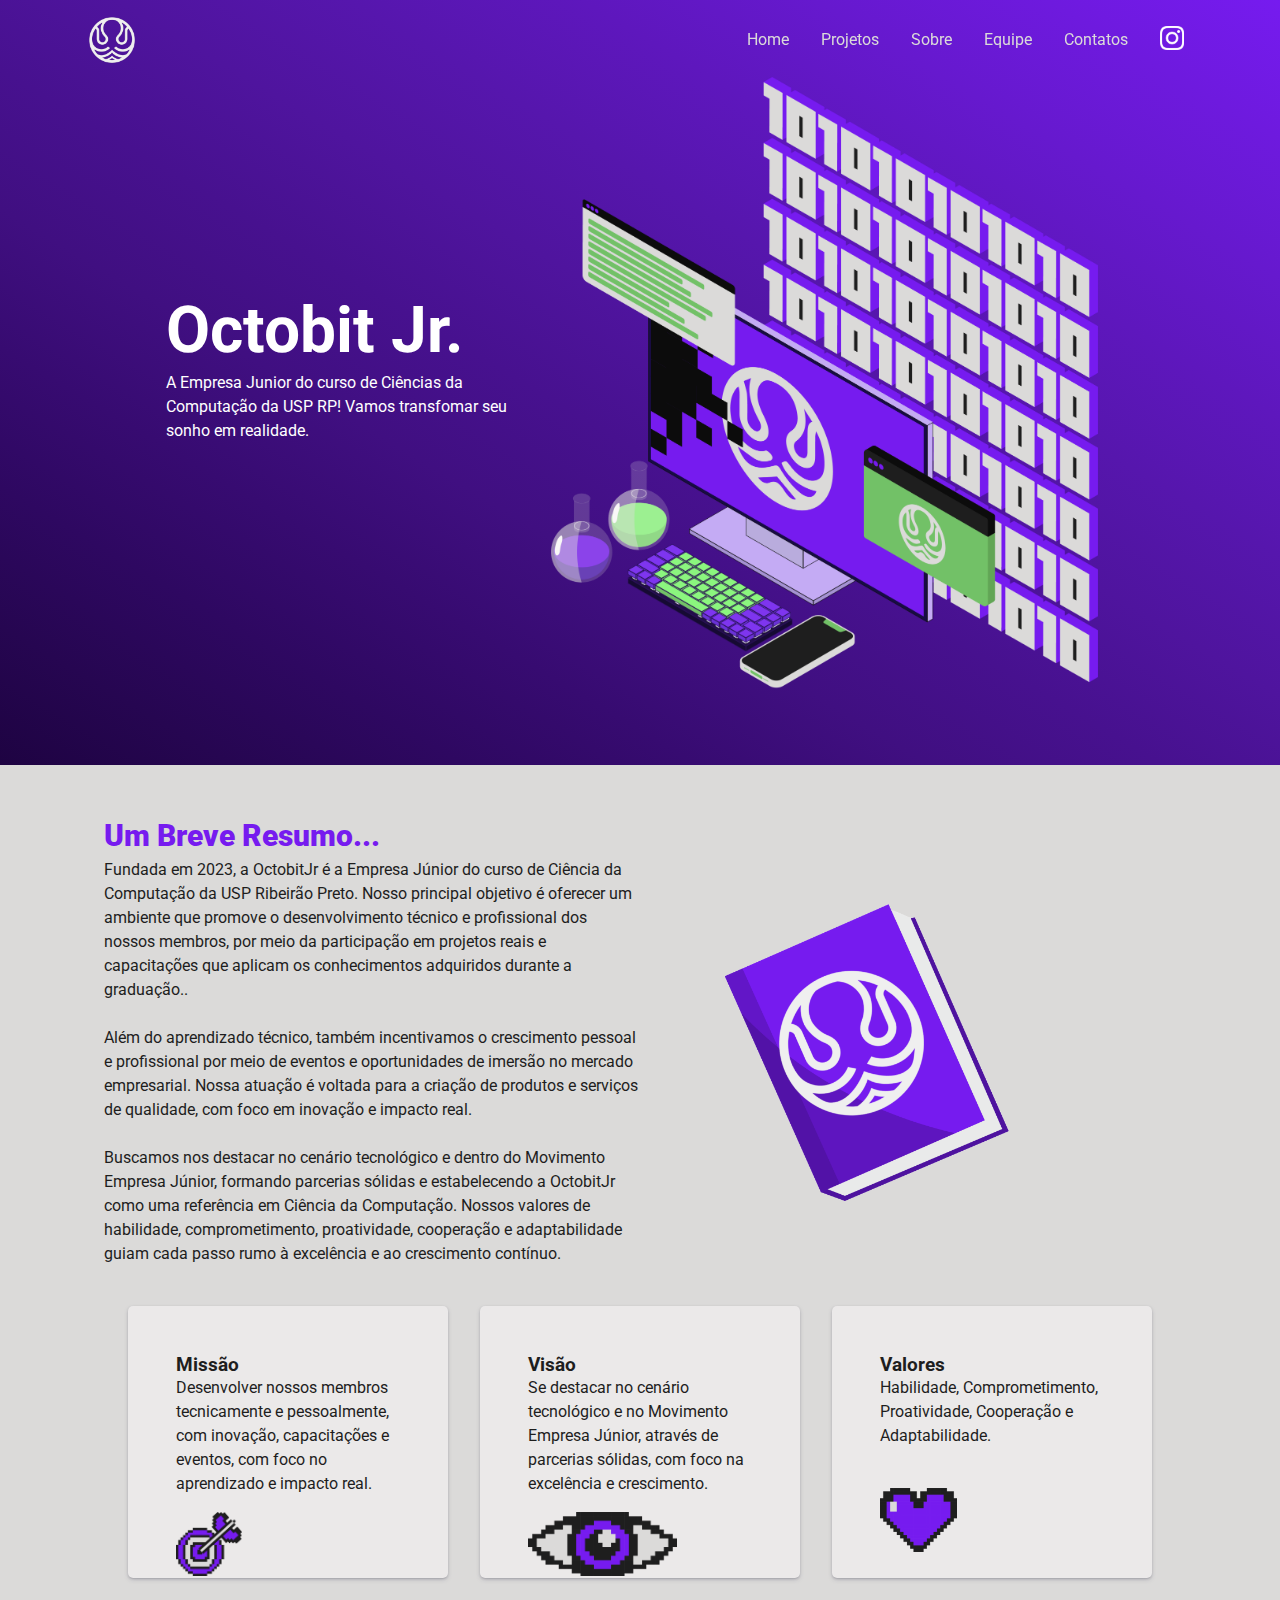
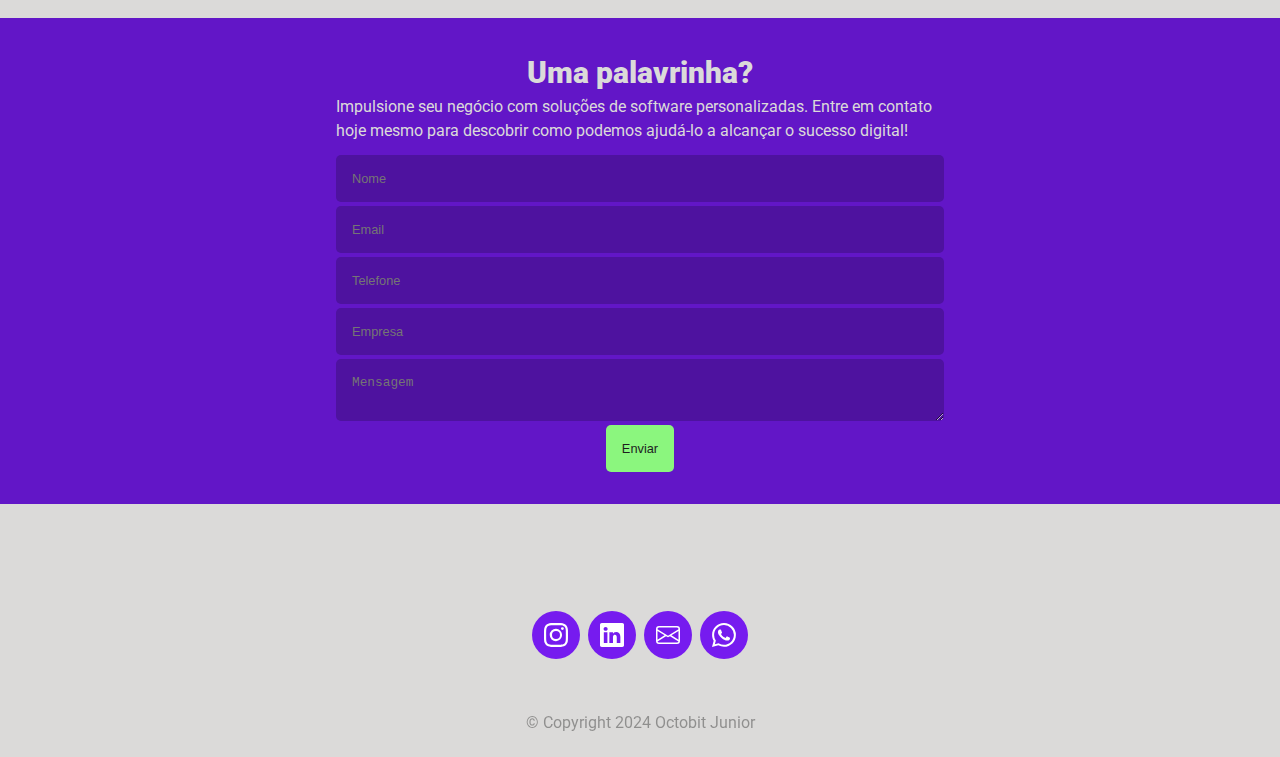
<file: index.html>
<!DOCTYPE html>
<html lang="en">
<head>
    <meta charset="UTF-8">
    <meta name="viewport" content="width=device-width, initial-scale=1.0">
    <title>Octobit Junior Redirect Page</title>
    <meta http-equiv="refresh" content="0; url=https://octobit-jr.github.io/src/">
</head>
<body>
    
</body>
</html>
</file>
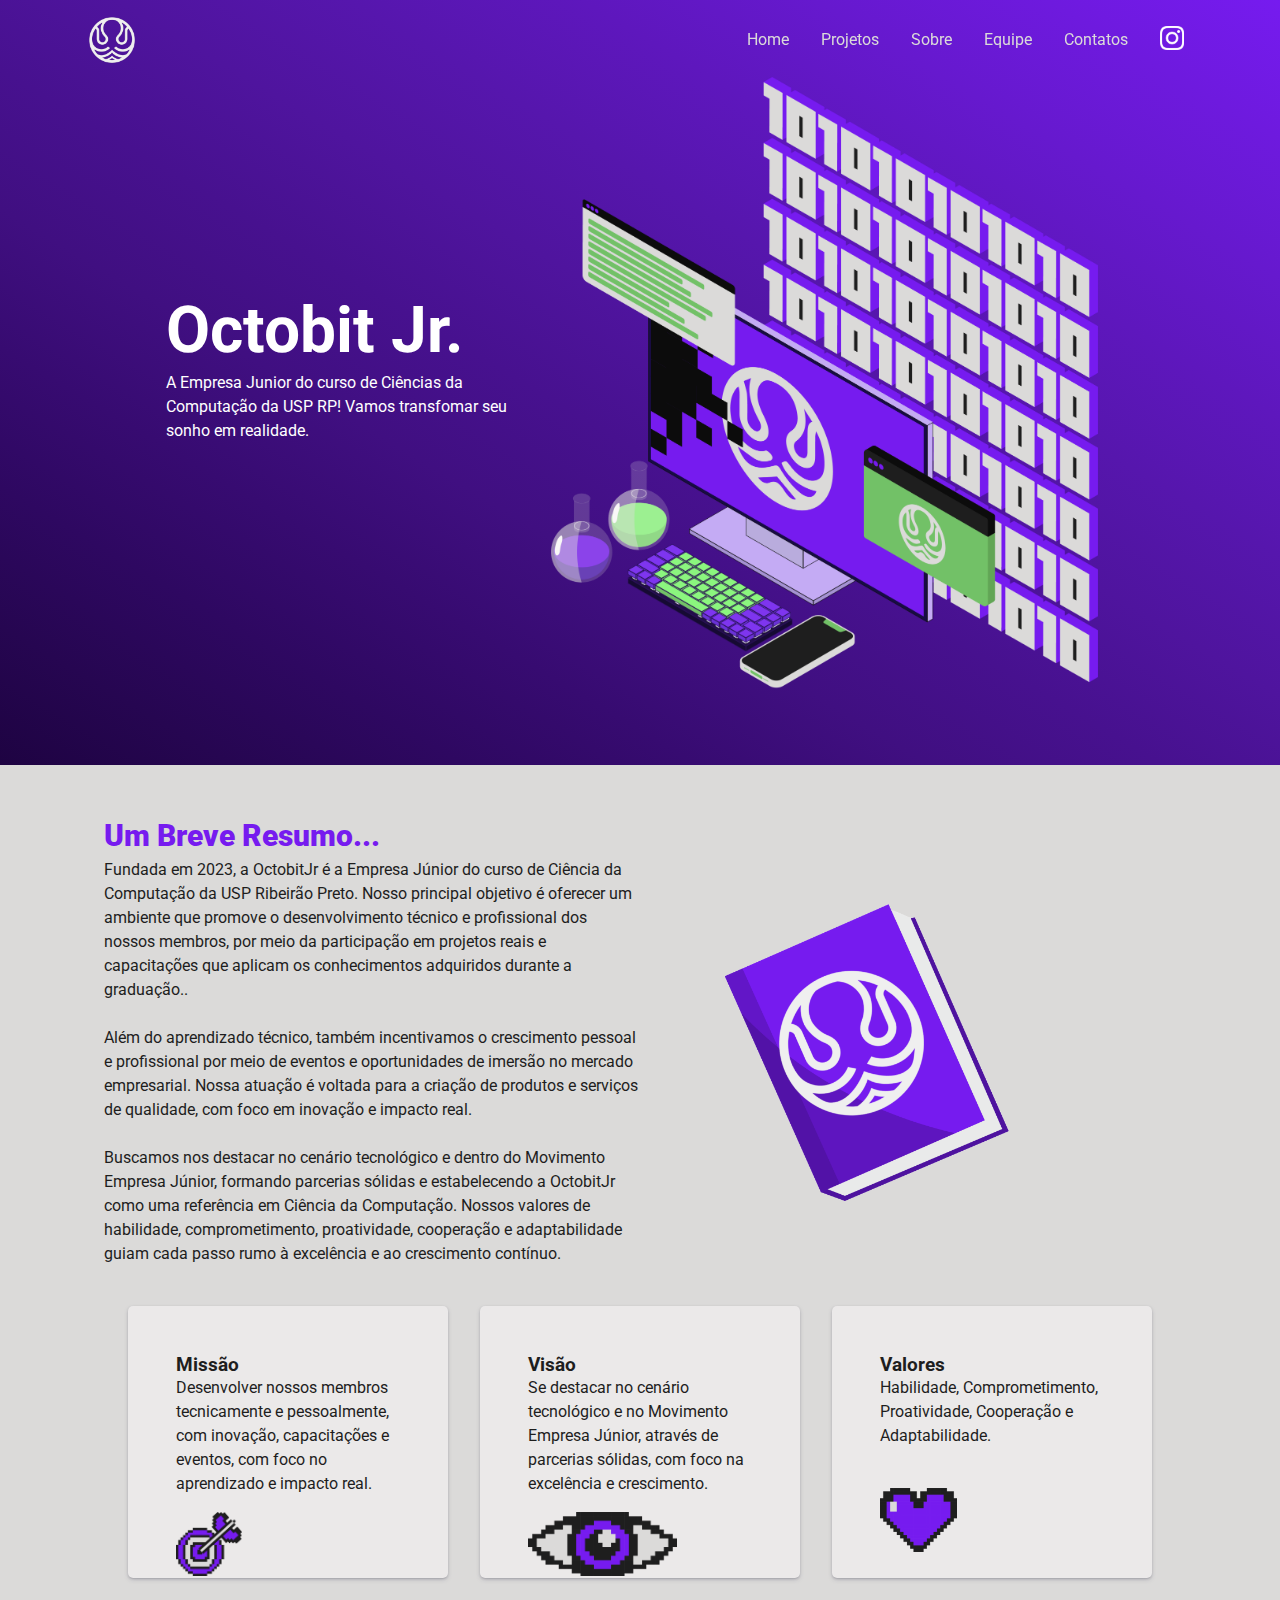
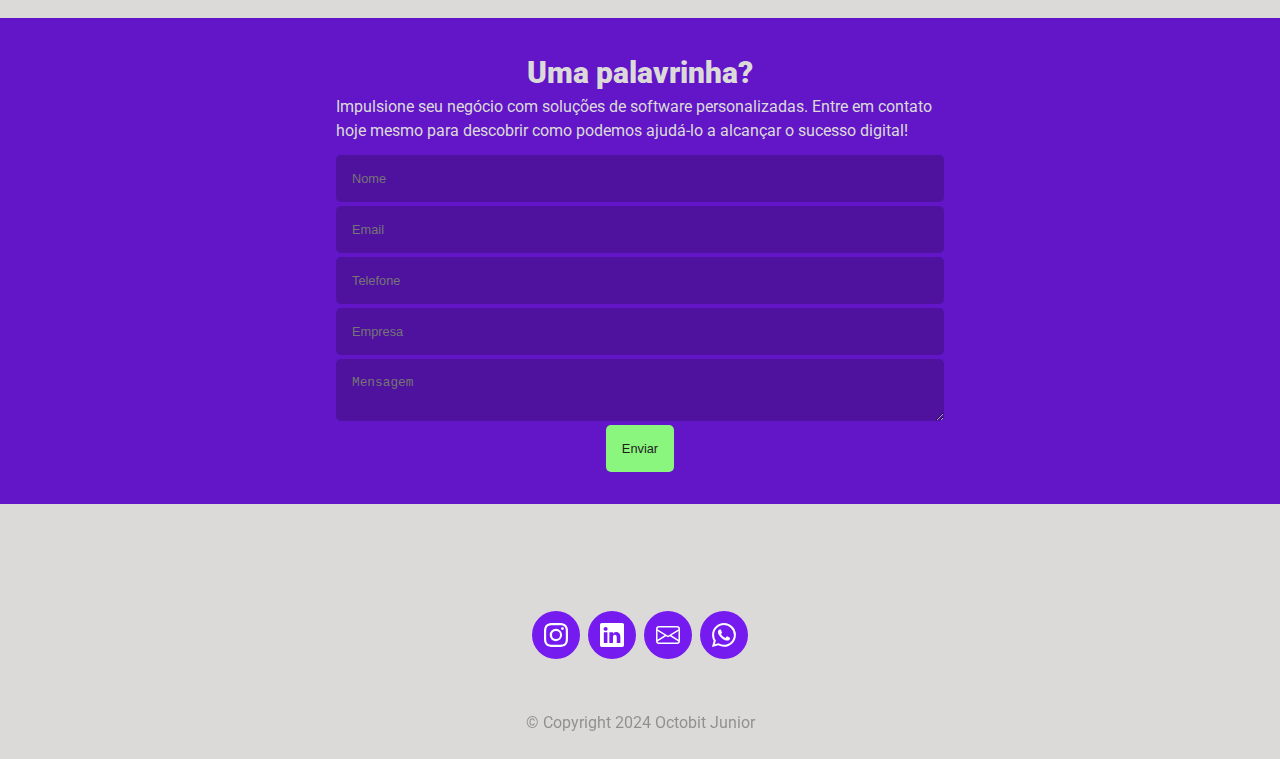
<file: src/index.html>
<!DOCTYPE html>
<html lang="pt-br">
<head>
	<meta charset="UTF-8">
	<meta name="viewport" content="width=device-width, initial-scale=1.0">
	<title>Octobit Jr.</title>

  <link rel="icon" type="image/x-icon" href="./public/favicon/favicon.ico">
  <link rel="stylesheet" href="./styles/styles.css">
</head>
<body>

  <!--Header-->
	<header id="home" class="header">
    
    <!--Navbar-->
    <nav class="header___nav">
      <div class="header___nav___img">
        <a href="#home">
          <img src="./public/octobit_logo-removebg-preview.png" alt="logo octobit junior">
        </a>
      </div>

      <!--Navbar Menu For Desktop-->
      <ul class="header___nav___menu hide-for-mobile">
        <li>
          <a class="text" href="#home">Home</a>
        </li>

        <li>
          <a class="text" href="#projetos">Projetos</a>
        </li>

        <li>
          <a class="text" href="#sobre">Sobre</a>
        </li>

        <li>
          <a class="text" href="equipe.html#equipe">Equipe</a>
        </li>

        <li>
          <a class="text" href="#contatos">Contatos</a>
        </li>
        <li>
          <a href="https://www.instagram.com/octobitjr?igsh=MWp5M2t0bnJlajRyeQ==" target=”_blank”>
            <img src="./public/white-instagam-logo.png" alt="instagram logo link">
          </a>
        </li>
      </ul>

      <!--Hamburger Button-->
      <button class="header___nav___mobile___hamburger hide-for-desktop opened-hamburger">
        <span class="header___nav___mobile___hamburger___line"></span>
        <span class="header___nav___mobile___hamburger___line"></span>
        <span class="header___nav___mobile___hamburger___line"></span>
      </button>

      <!--Navbar Menu For Mobile-->
      <div class="header___nav___mobile-menu hide-for-desktop animate-out">
        <ul class="">
          <li>
            <a class="text" href="#home">Home</a>
          </li>

          <li>
            <a class="text" href="#projetos">Projetos</a>
          </li>

          <li>
            <a class="text" href="#sobre">Sobre</a>
          </li>

          <li>
            <a class="text" href="equipe.html#equipe">Equipe</a>
          </li>

          <li>
            <a class="text" href="#contato">Contato</a>
          </li>
          <li>
            <a href="https://www.instagram.com/octobitjr?igsh=MWp5M2t0bnJlajRyeQ==" target=”_blank”>
              <img src="./public/white-instagam-logo.png" alt="instagram logo link">
            </a>
          </li>
        </ul>
      </div>

    </nav>


    <!--Hero section-->
    <div class="header___hero">
      <section class="header___hero___section">
        <h1 class="header___hero___section___title">Octobit Jr.</h1>
        <p class="header___hero___section___subtitle">
          A Empresa Junior do curso de Ciências da Computação da USP RP!
          Vamos transfomar seu sonho em realidade.
        </p>
      </section>

      <div class="header___hero___img">
        <img src="./public/Isometric Hero Art.png" alt="">
      </div>
    </div>
  </header>

  <!--About-->
  <section id="sobre" class="about">
    <main class="about___main container">
      <!-- <h2 class="about___main___title title">Sobre</h2> -->
      <div class="about___main___container">
        <article class="text about___main___container___article">
          <h3 class="title">
            Um Breve Resumo...
          </h3>
          <p>
            Fundada em 2023, a OctobitJr é a Empresa Júnior do curso de Ciência da Computação da USP Ribeirão Preto. 
            Nosso principal objetivo é oferecer um ambiente que promove o desenvolvimento técnico e profissional dos nossos membros, 
            por meio da participação em projetos reais e capacitações que aplicam os conhecimentos adquiridos durante a graduação.. </br> </br>
          </p>
  
          <p>
            Além do aprendizado técnico, também incentivamos o crescimento pessoal e profissional por meio de eventos e oportunidades 
            de imersão no mercado empresarial. Nossa atuação é voltada para a criação de produtos e serviços de qualidade, 
            com foco em inovação e impacto real.
          </br> </br>
          </p>

          <p>
            Buscamos nos destacar no cenário tecnológico e dentro do Movimento Empresa Júnior, 
            formando parcerias sólidas e estabelecendo a OctobitJr como uma referência em Ciência da Computação. Nossos valores de habilidade, 
            comprometimento, proatividade, cooperação e adaptabilidade guiam cada passo rumo à excelência e ao crescimento contínuo.
          </br></br>
        </p>
        </article>
        <img src="./public/book.png" alt="Logo Octobit Jr">
      </div>

      <div class="about___main___box">
        <article class="about___main___box___article" >
          <h3 class="about___main___box___article___title">Missão</h3>
          <p class="about___main___box___article___text text">
            Desenvolver nossos membros tecnicamente e pessoalmente, com inovação, 
            capacitações e eventos, com foco no aprendizado e impacto real.
          </p>
          <img src="./public/aim_icon_pixel.png" alt="olho de pixel arte com íris rocha">
        </article>
        
        <article class="about___main___box___article">
          
          <h3 class="about___main___box___article___title">Visão</h3>
          <p class="about___main___box___article___text text">
            Se destacar no cenário tecnológico e no Movimento Empresa Júnior, 
            através de parcerias sólidas, com foco na excelência e crescimento.
          </p>
          
          <img src="./public/olho_pixels_art_landing_page_octobit_jr.png" alt="olho de pixel arte com íris rocha">
        </article>
        
        <article class="about___main___box___article">
          <h3 class="about___main___box___article___title">Valores</h3>
          <p class="about___main___box___article___text text">
            Habilidade, Comprometimento, Proatividade, Cooperação e Adaptabilidade.
            <br><br>
          </p>
          <img src="./public/heart_icon_pixels.png" alt="olho de pixel arte com íris rocha">
        </article>
      </div>

    </main>
  </section>

  <!-- Footer -->
  <footer class="">
    <div class="forms">
      <div class="forms___container">
        <div class="forms___container___text">
          <h2 class="forms___container___text___title title">Uma palavrinha?</h2>
          <p class="forms___container___text___paragraph">
            Impulsione seu negócio com soluções de software personalizadas.
            Entre em contato hoje mesmo para descobrir como podemos ajudá-lo a alcançar o sucesso digital!
          </p>
        </div>
  
        <form class="forms___container___form">
          <input id="forms-name" class="forms___container___form___input" type="text" placeholder="Nome">
  
          <input id="forms-email" class="forms___container___form___input" type="email" placeholder="Email">
  
          <input
            id="forms-cellphone"
            class="forms___container___form___input"
            type="tel"
            maxlength="15"
            placeholder="Telefone"
          >
  
          <input id="forms-company" class="forms___container___form___input" type="text" placeholder="Empresa">
  
          <textarea id="forms-message" class="forms___container___form___input" placeholder="Mensagem"></textarea>
          <button id="forms-submit" type="submit">Enviar</button>
        </form>
      </div>
    </div>

    <div class="footer">
      <h2 id="contatos" class="footer___title title">Nossas Redes</h2>
      <p class="footer___paragraph">
        Impulsione seu negócio com soluções de software personalizadas.
        Entre em contato hoje mesmo para descobrir como podemos ajudá-lo a alcançar o sucesso digital!
      </p>
      <ul class="footer___container">
        <li class="footer___container___icon">
            <a class="footer___container___icon___instagram" href="https://www.instagram.com/octobitjr?igsh=MWp5M2t0bnJlajRyeQ==" target=”_blank”>
              <span></span>
            </a>
        </li>
        
        <li class="footer___container___icon">
          <a class="footer___container___icon___linkedin" href="https://www.linkedin.com/company/octobit-empresa-j%C3%BAnior-usp/" target=”_blank”>
            <span></span>
          </a>
        </li>

        <li class="footer___container___icon">
          <a class="footer___container___icon___email" href="" target=”_blank”>
            <span></span>
          </a>
        </li>

        <li class="footer___container___icon">
          <a class="footer___container___icon___whatsapp" href="https://wa.me/5511968566676?text=Ol%C3%A1%2C%20tenho%20interesse%20em%20fazer%20neg%C3%B3cio%20com%20a%20Octobit%20Junior." target=”_blank”>
            <span></span>
          </a>
        </li>
      </ul>
    </div>
  </footer>

  <div class="copyright container text">
    <p>
      &copy; Copyright 2024 Octobit Junior
    </p>
  </div>

  <script src="./scripts/index.js" type="module"></script> 
</body>
</html>
</file>
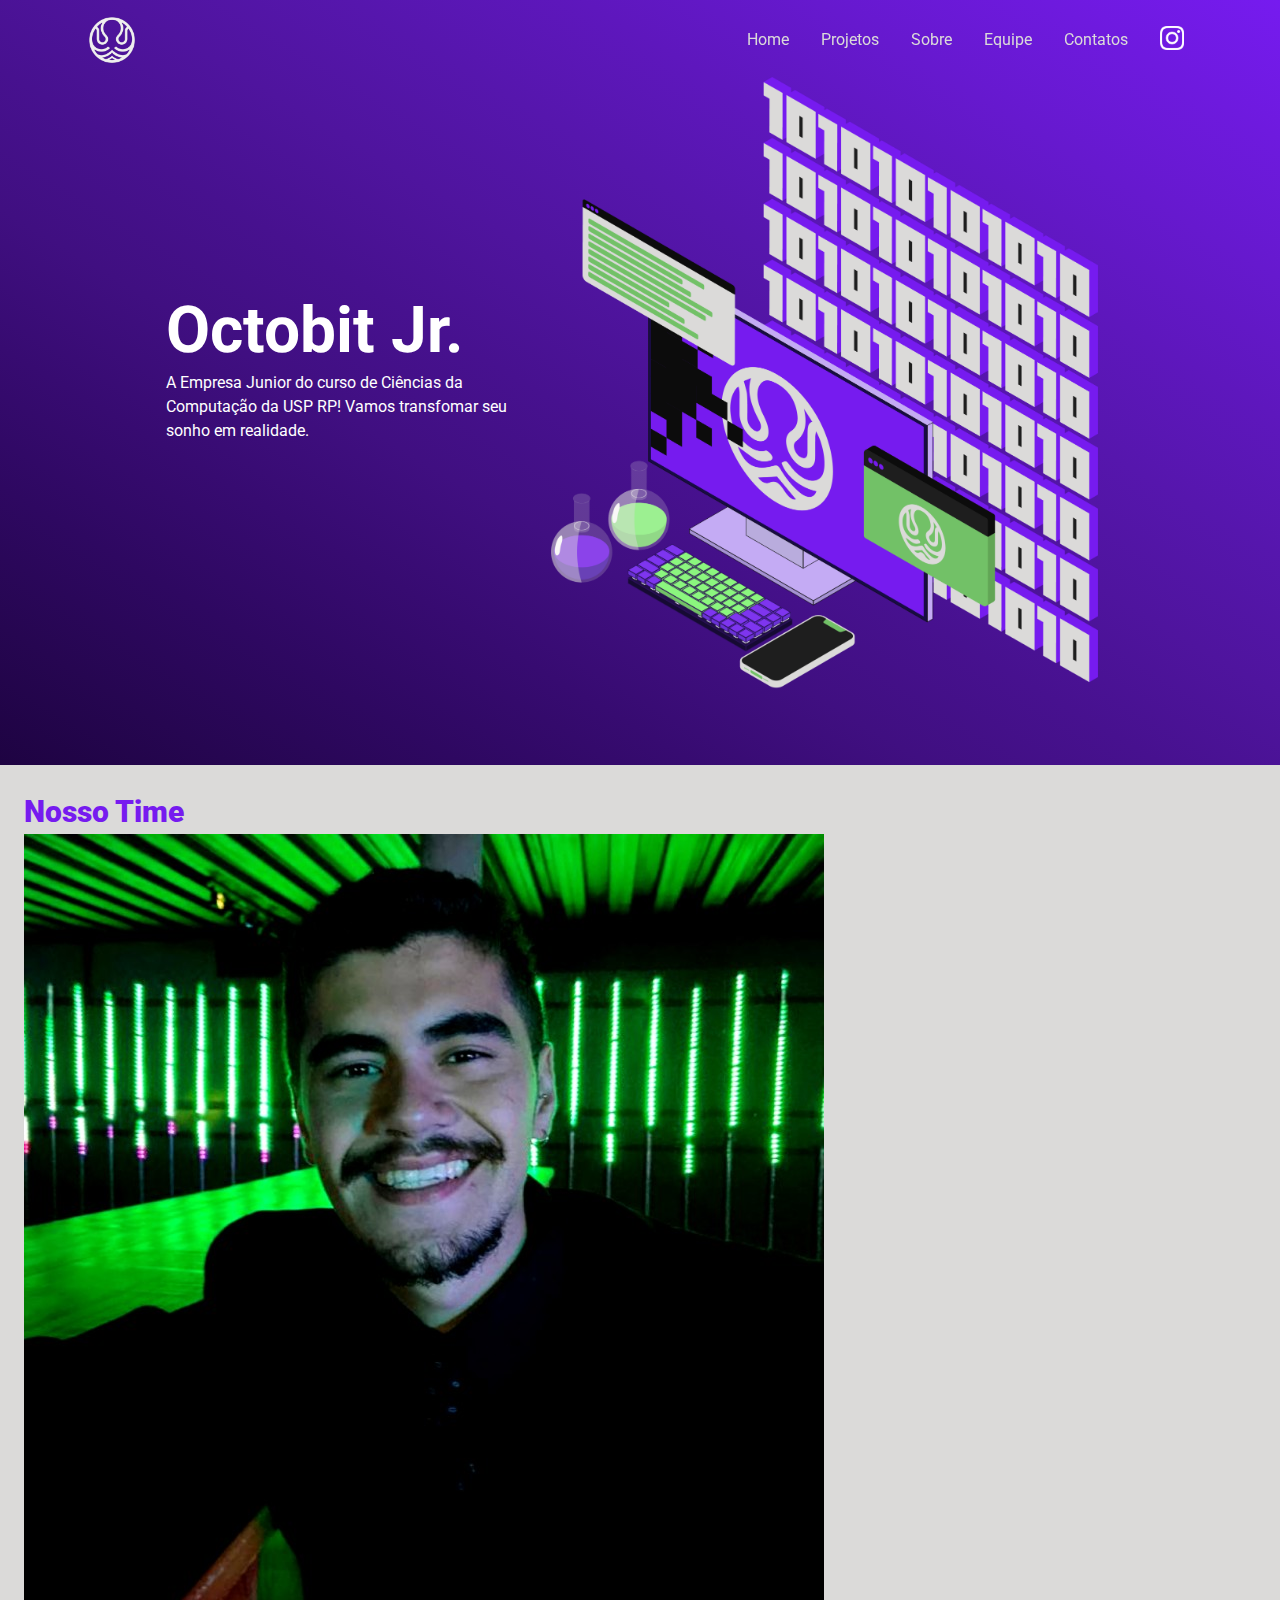
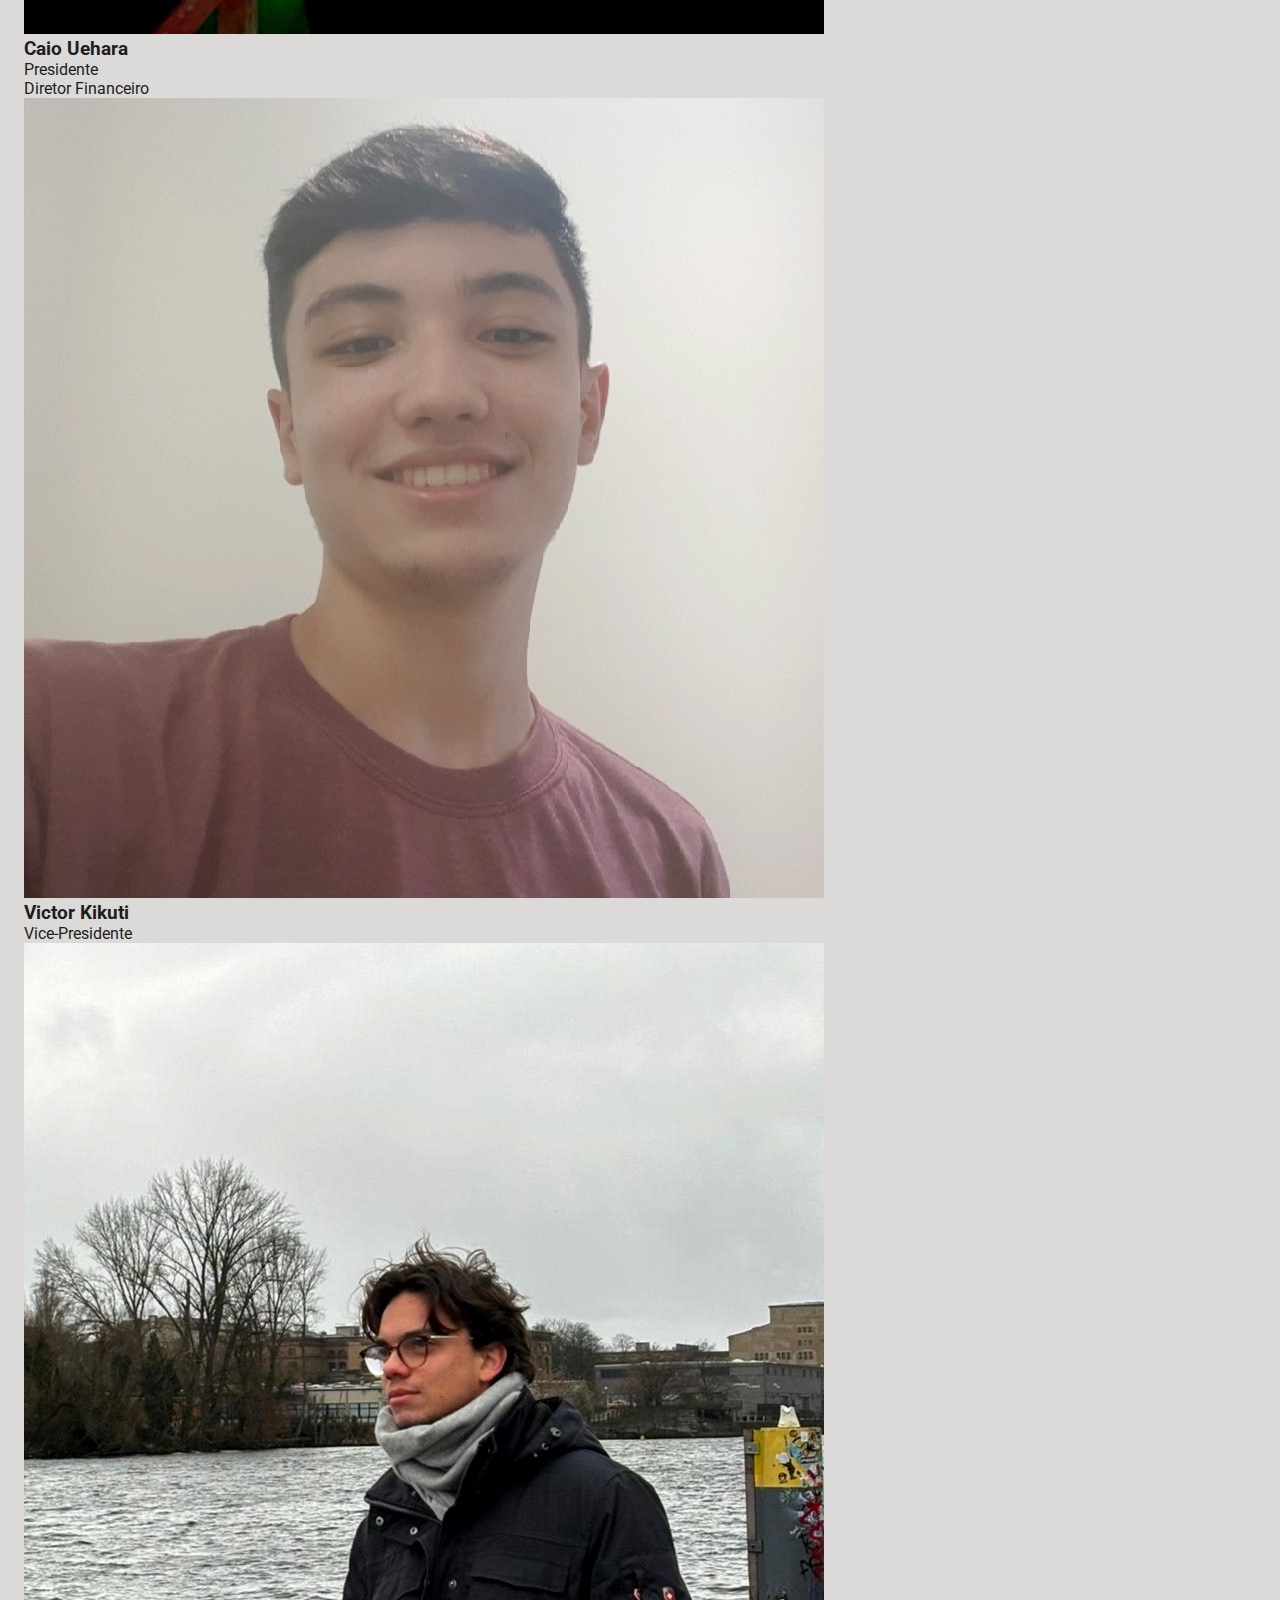
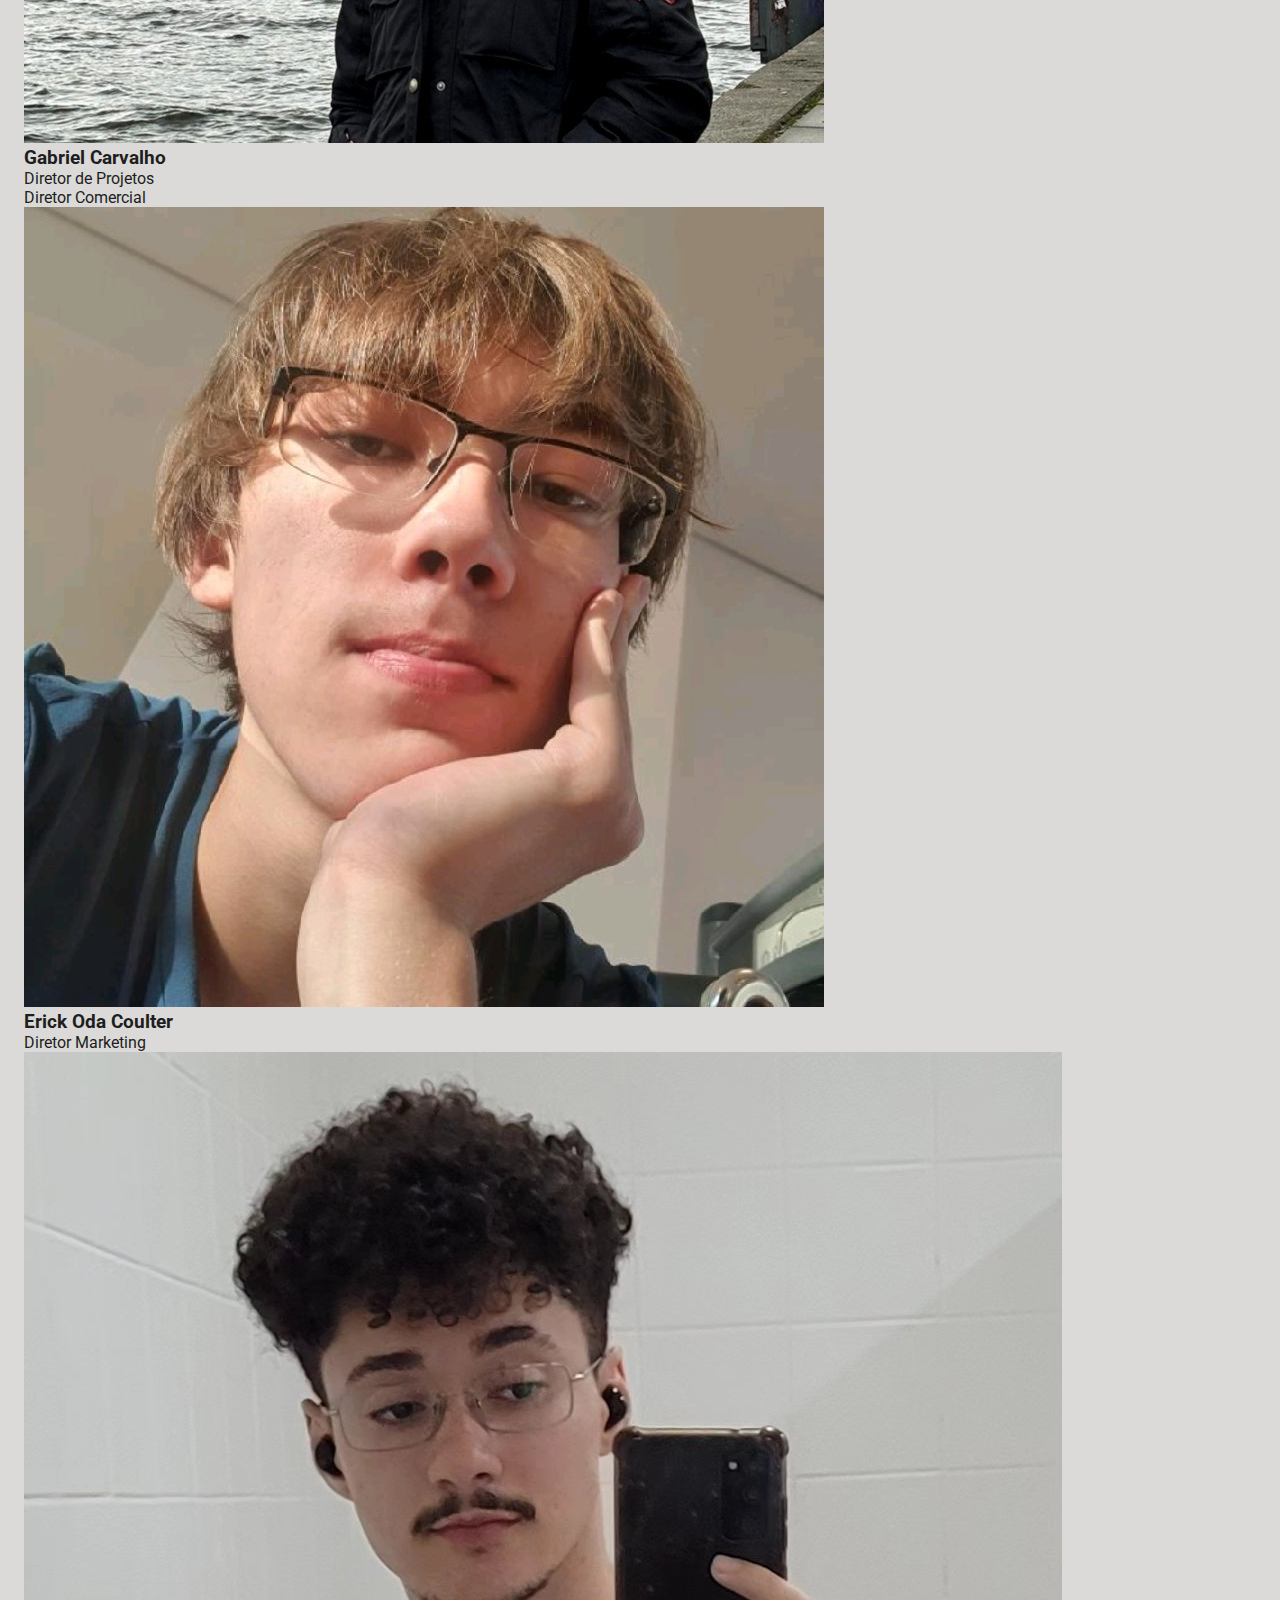
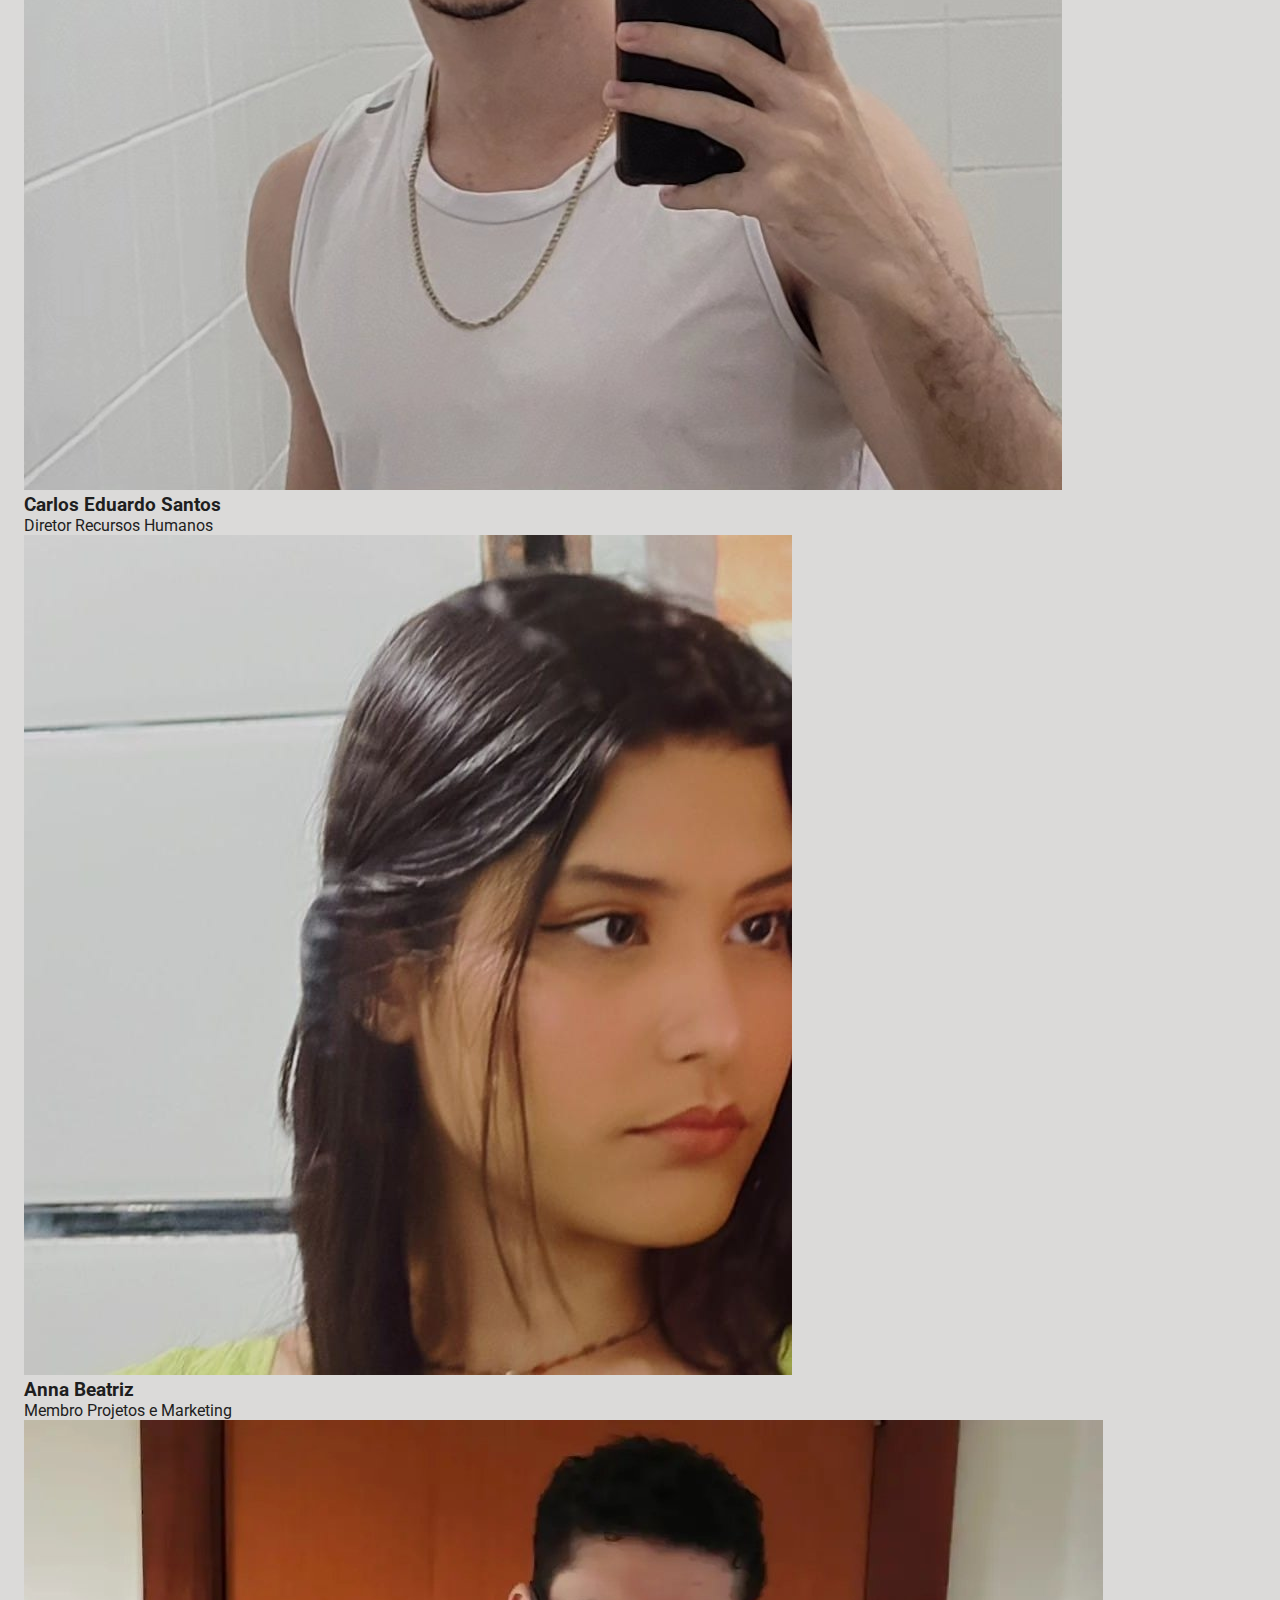
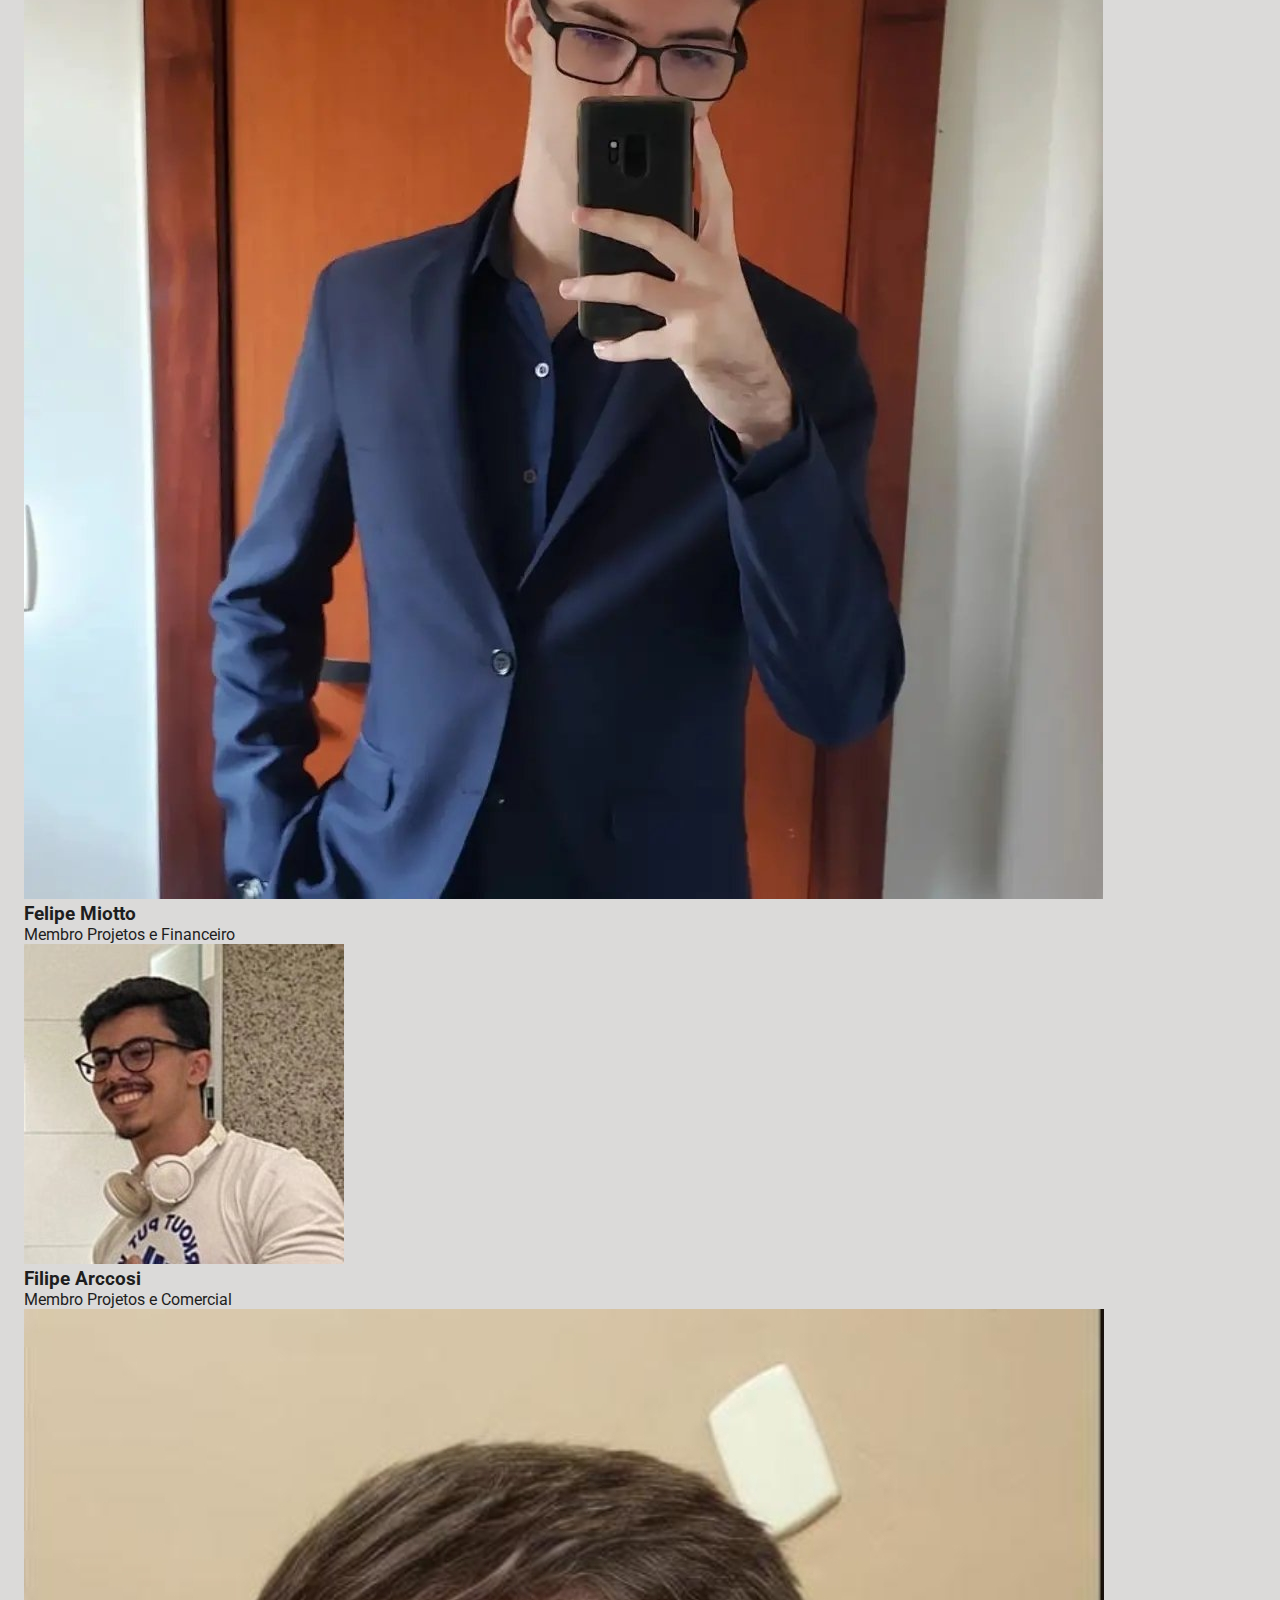
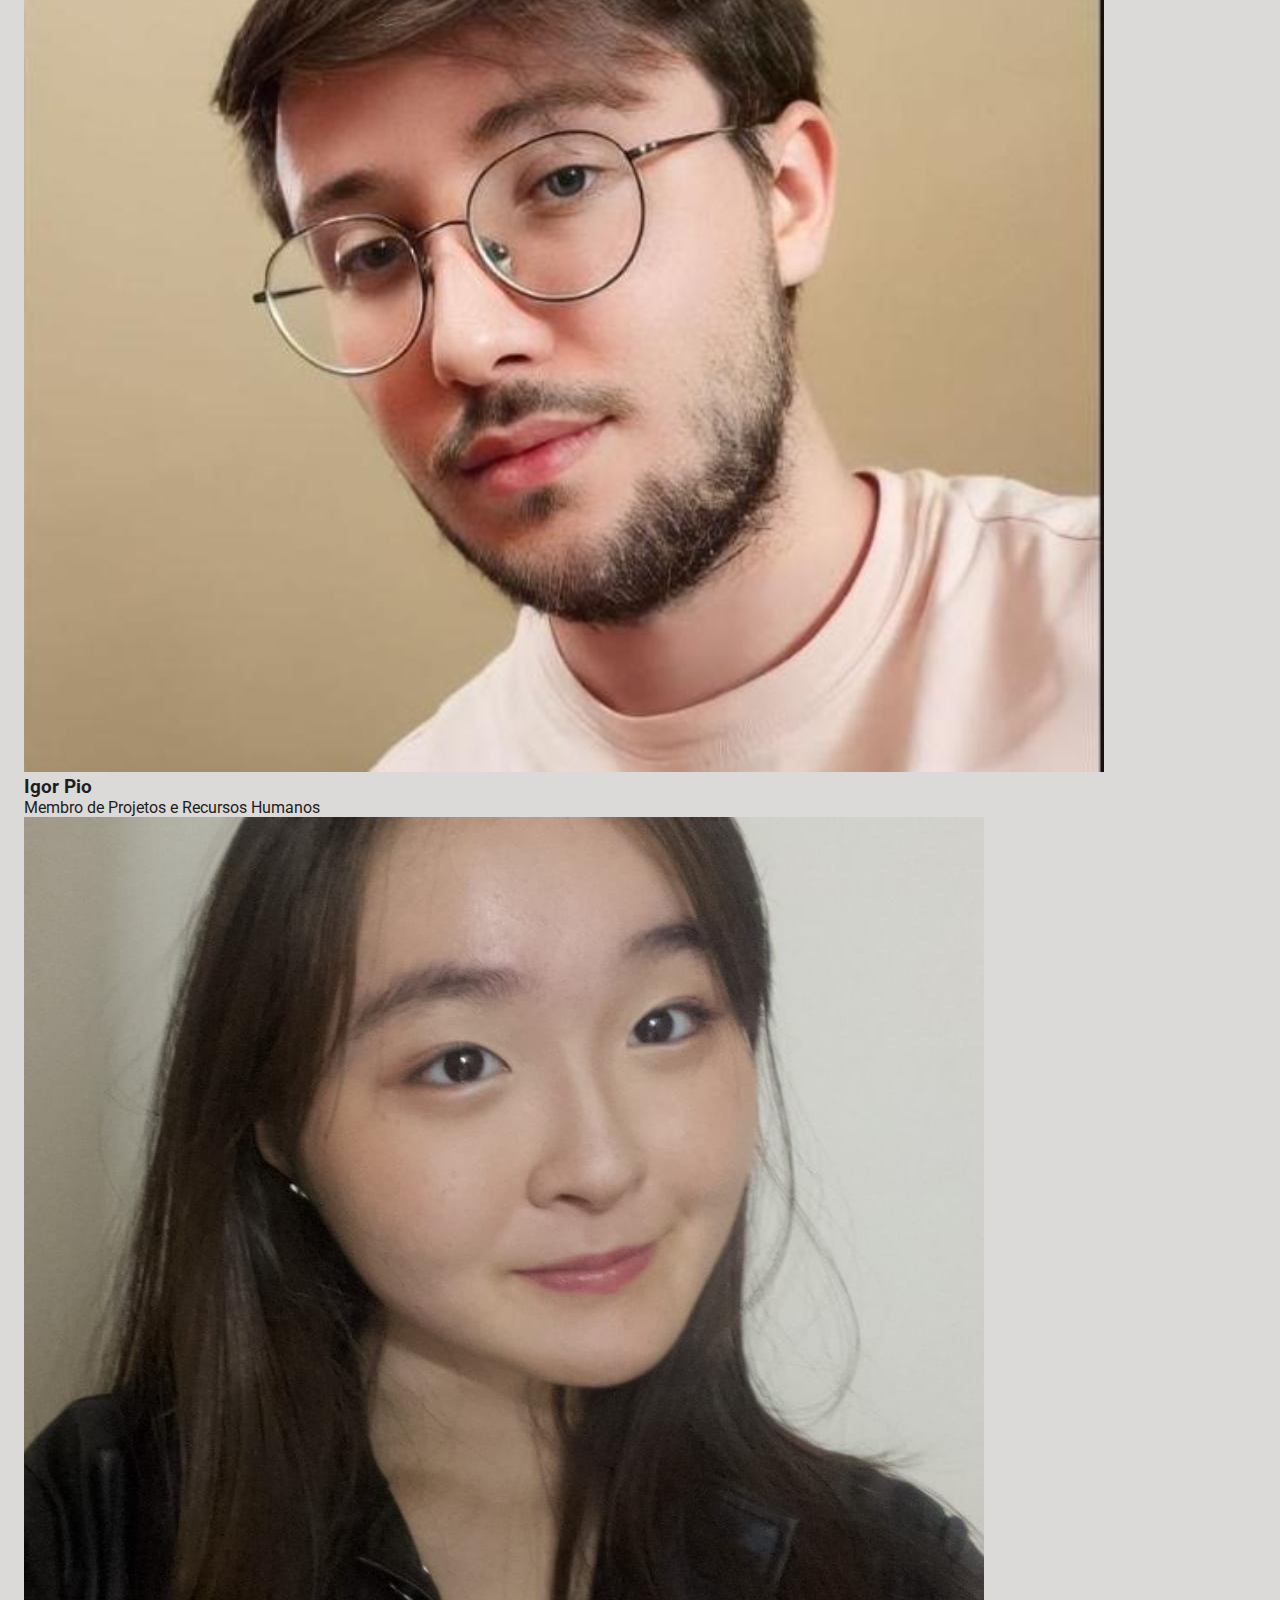
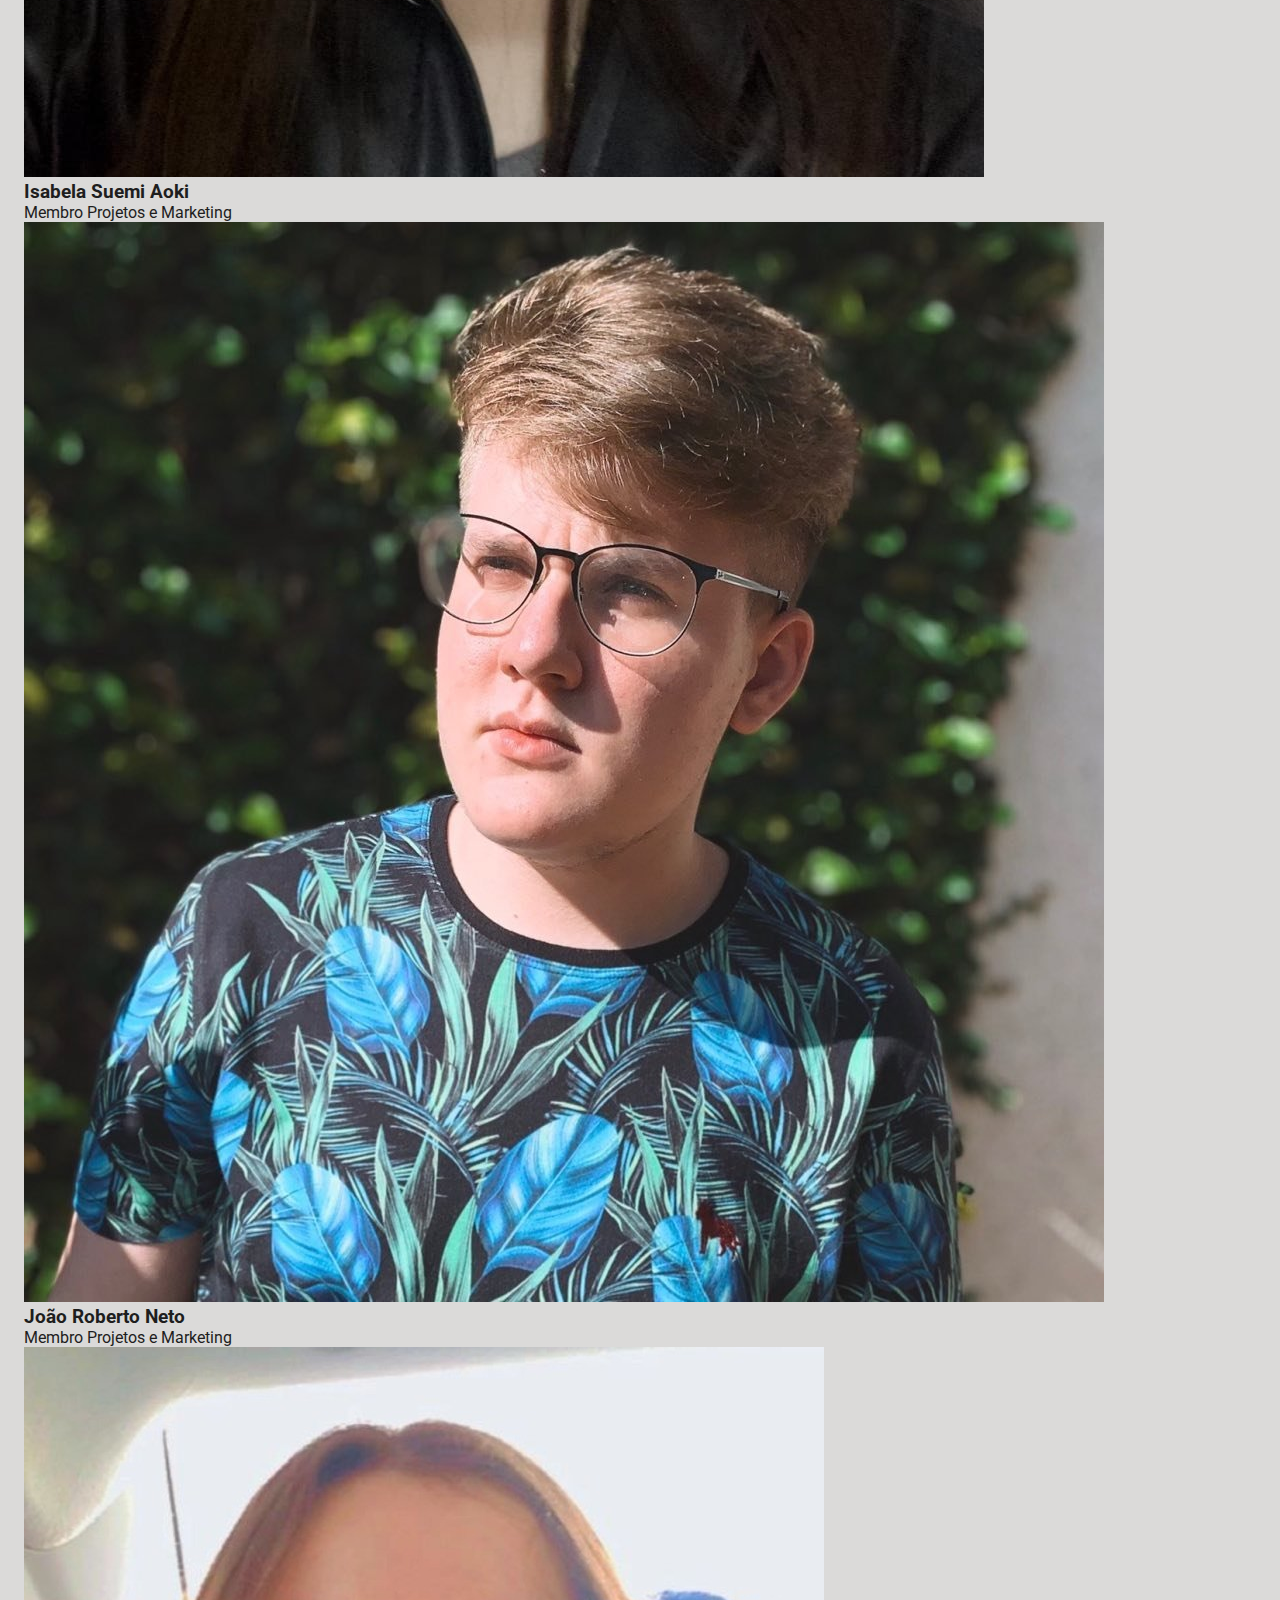
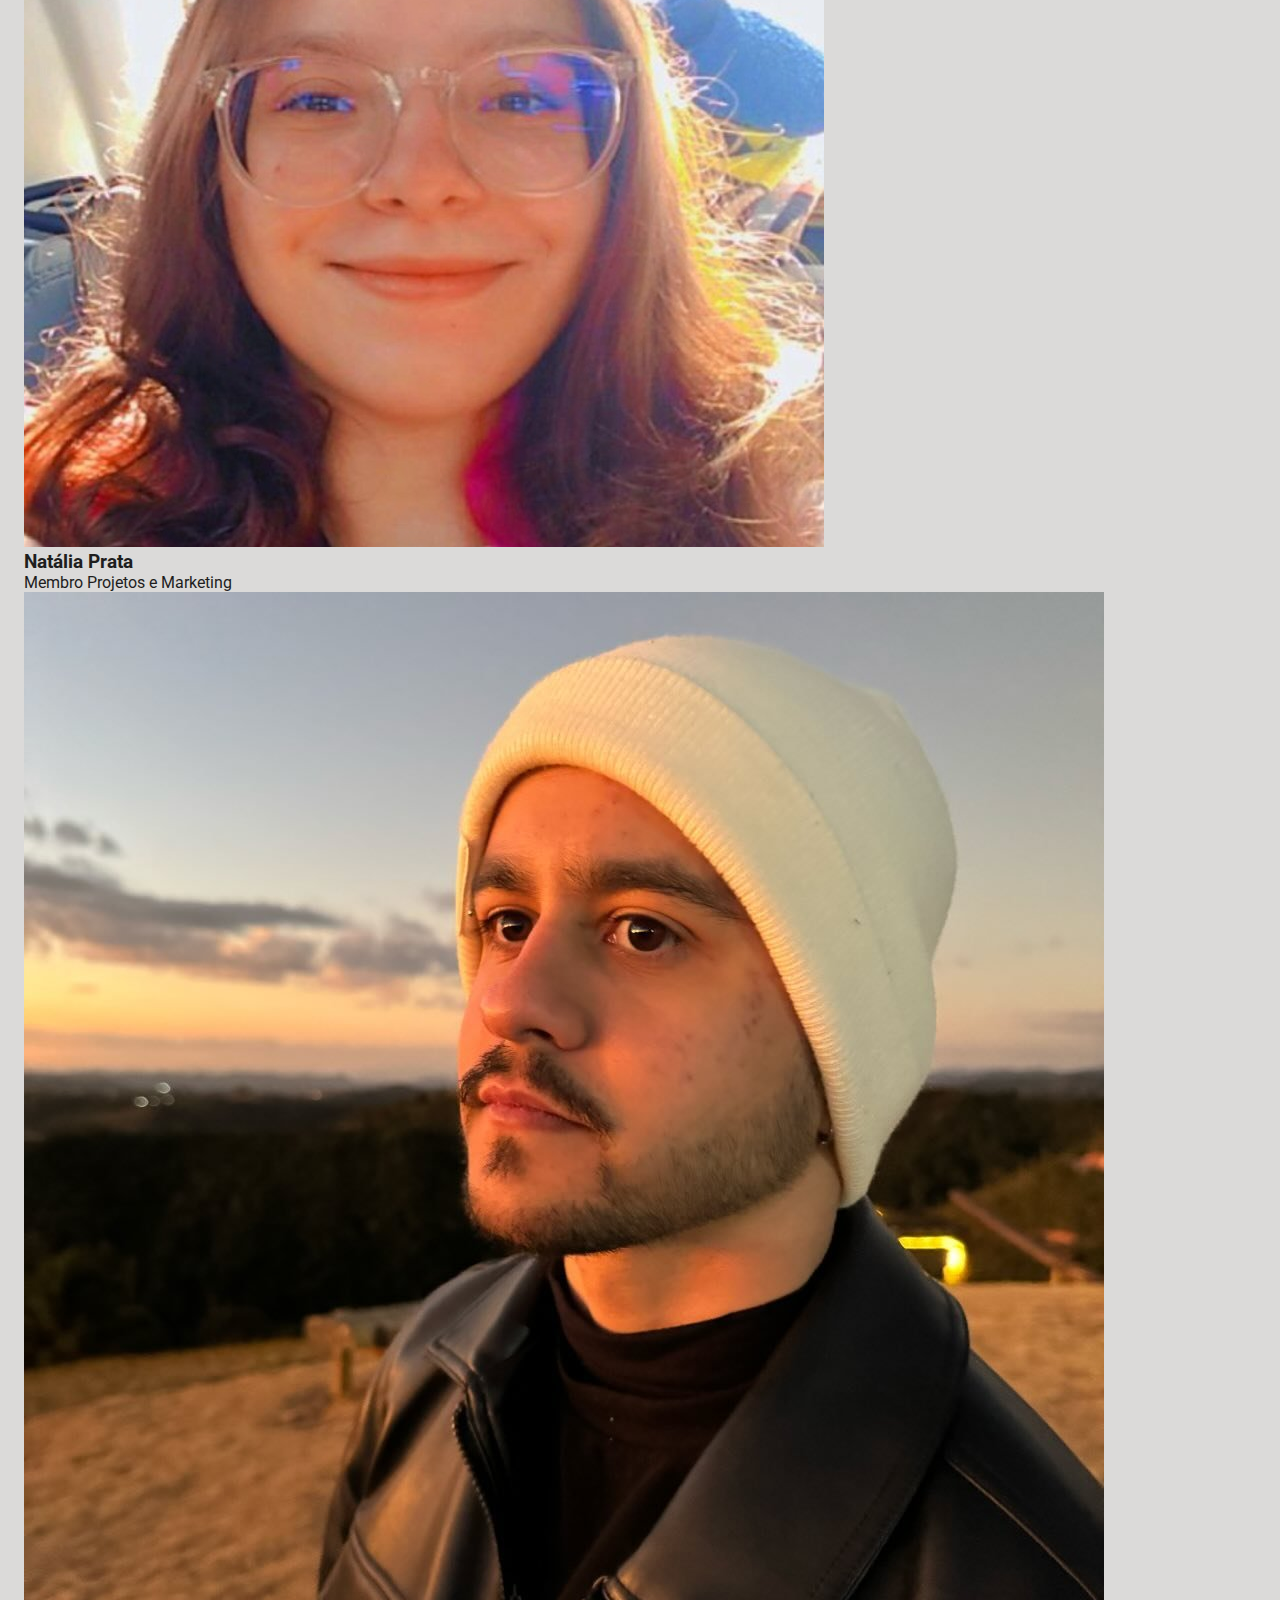
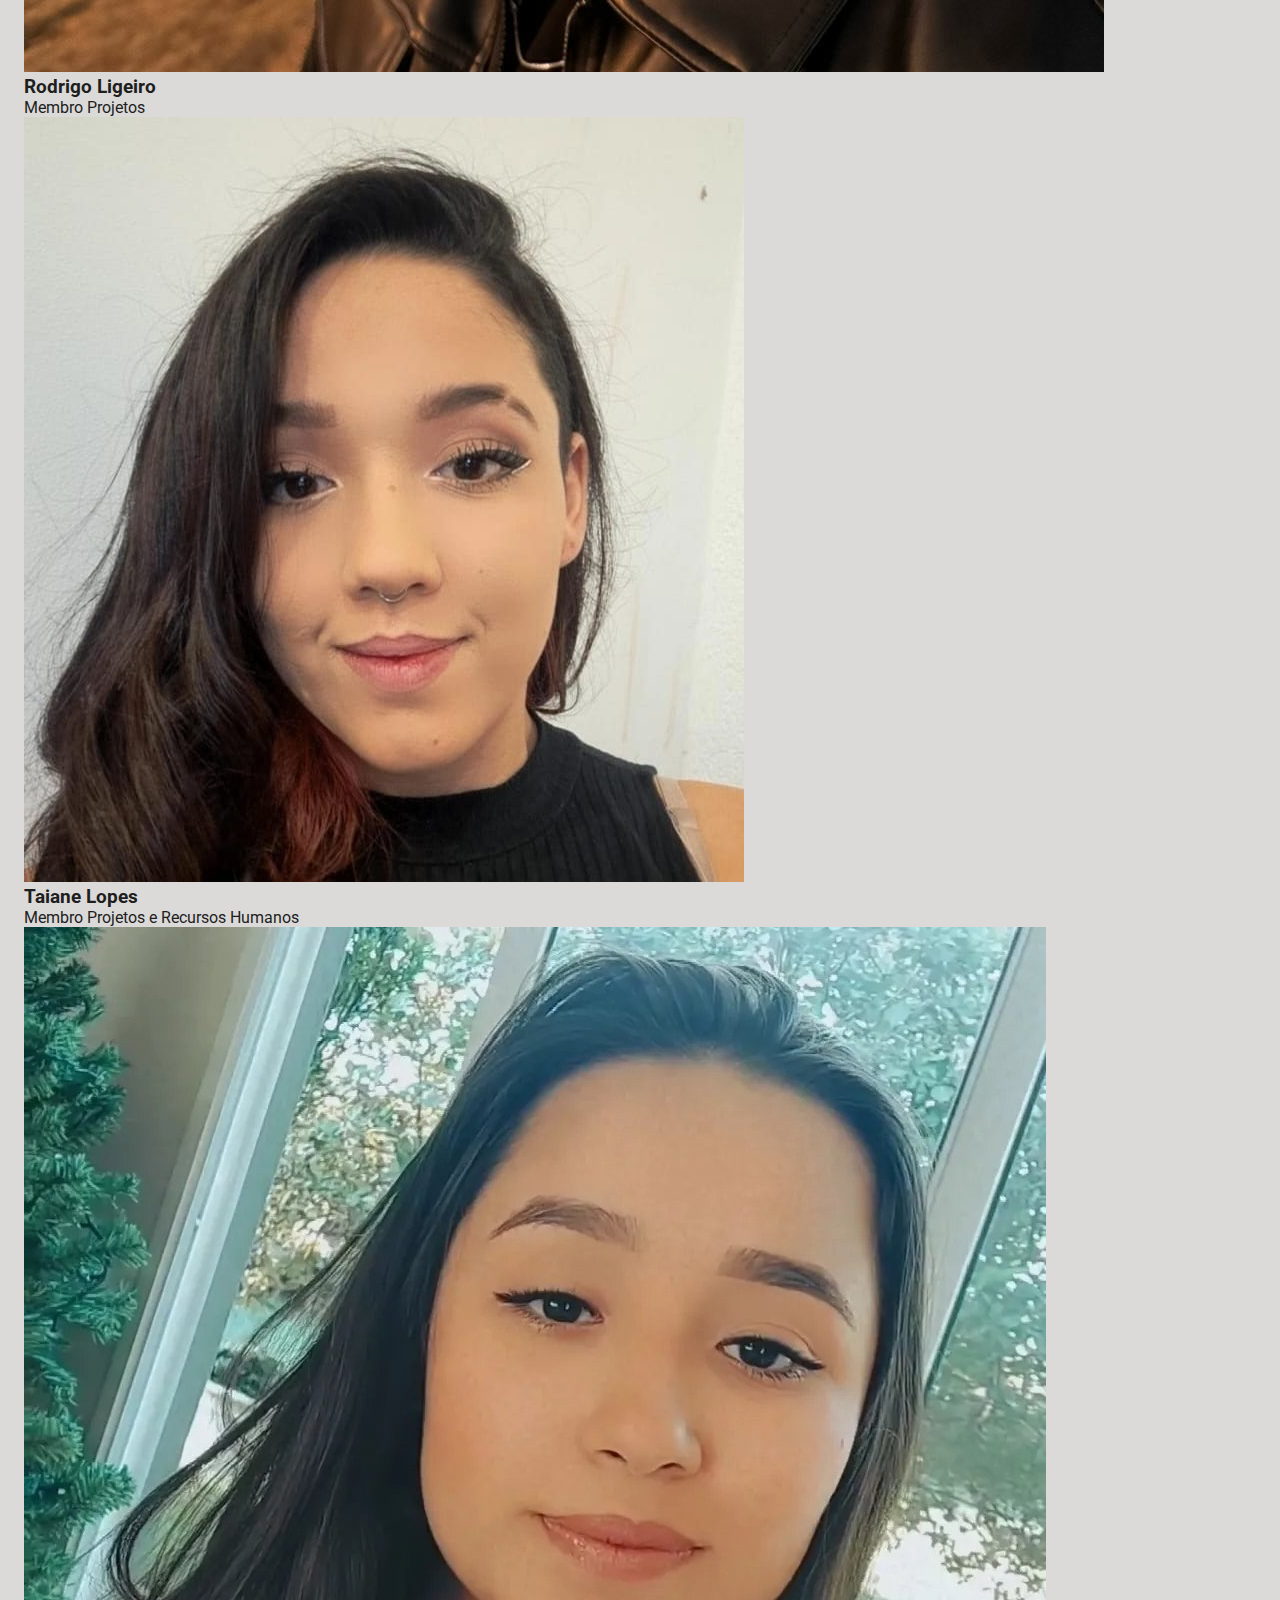
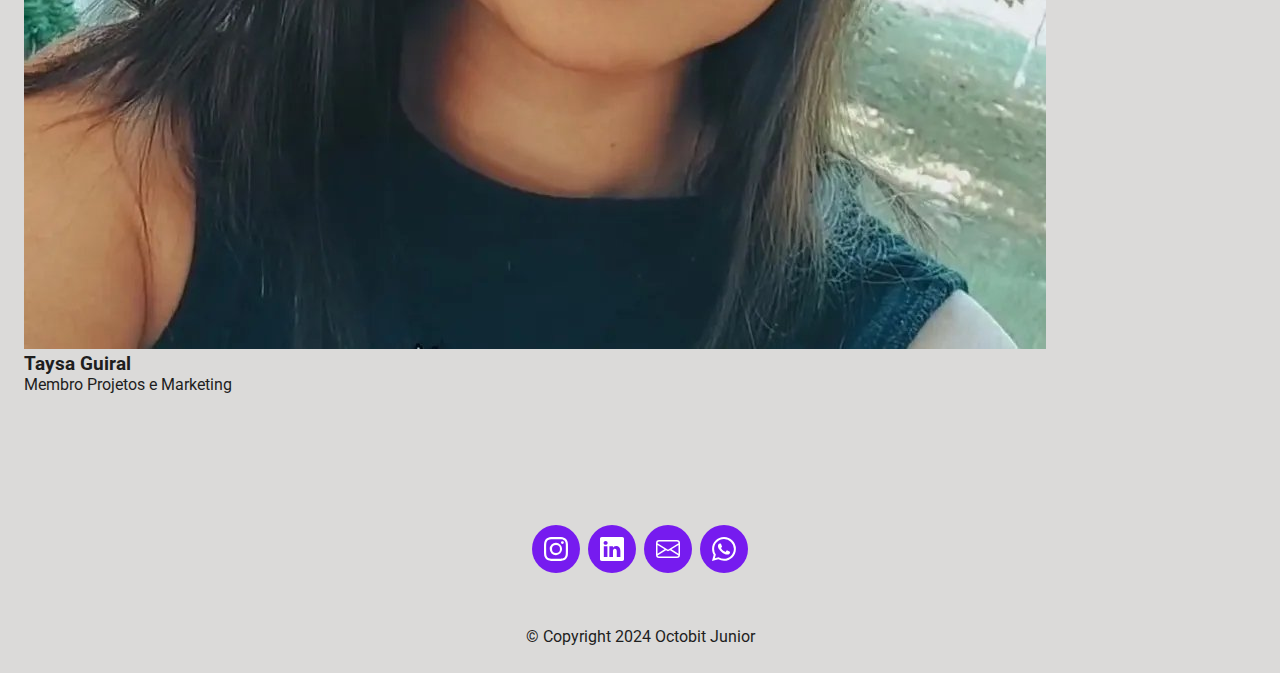
<file: src/equipe.html>
<!DOCTYPE html>
<html lang="pt-br">
<head>
	<meta charset="UTF-8">
	<meta name="viewport" content="width=device-width, initial-scale=1.0">
	<title>Octobit Jr.</title>

  <link rel="icon" type="image/x-icon" href="./public/favicon/favicon.ico">
  <link rel="stylesheet" href="./styles/styles.css">
</head>
<body>
  <!--Header-->
	<header id="home" class="header">
    
    <!--Navbar-->
    <nav class="header___nav">
      <div class="header___nav___img">
        <a href="#home">
          <img src="./public/octobit_logo-removebg-preview.png" alt="logo octobit junior">
        </a>
      </div>

      <!--Navbar Menu For Desktop-->
      <ul class="header___nav___menu hide-for-mobile">
        <li>
          <a class="text" href="index.html#home">Home</a>
        </li>

        <li>
          <a class="text" href="#projetos">Projetos</a>
        </li>

        <li>
          <a class="text" href="index.html#sobre">Sobre</a>
        </li>

        <li>
          <a class="text" href="#equipe">Equipe</a>
        </li>

        <li>
          <a class="text" href="#contatos">Contatos</a>
        </li>
        <li>
          <a href="https://www.instagram.com/octobitjr?igsh=MWp5M2t0bnJlajRyeQ==" target=”_blank”>
            <img src="./public/white-instagam-logo.png" alt="instagram logo link">
          </a>
        </li>
      </ul>

      <!--Hamburger Button-->
      <button class="header___nav___mobile___hamburger hide-for-desktop opened-hamburger">
        <span class="header___nav___mobile___hamburger___line"></span>
        <span class="header___nav___mobile___hamburger___line"></span>
        <span class="header___nav___mobile___hamburger___line"></span>
      </button>

      <!--Navbar Menu For Mobile-->
      <div class="header___nav___mobile-menu hide-for-desktop animate-out">
        <ul class="">
          <li>
            <a class="text" href="index.html">Home</a>
          </li>

          <li>
            <a class="text" href="#projetos">Projetos</a>
          </li>

          <li>
            <a class="text" href="index.html#sobre">Sobre</a>
          </li>

          <li>
            <a class="text" href="#equipe">Equipe</a>
          </li>

          <li>
            <a class="text" href="#contato">Contato</a>
          </li>
          <li>
            <a href="https://www.instagram.com/octobitjr?igsh=MWp5M2t0bnJlajRyeQ==" target=”_blank”>
              <img src="./public/white-instagam-logo.png" alt="instagram logo link">
            </a>
          </li>
        </ul>
      </div>

    </nav>

    <!--Hero section-->
    <div class="header___hero">
      <section class="header___hero___section">
        <h1 class="header___hero___section___title">Octobit Jr.</h1>
        <p class="header___hero___section___subtitle">
          A Empresa Junior do curso de Ciências da Computação da USP RP!
          Vamos transfomar seu sonho em realidade.
        </p>
      </section>

      <div class="header___hero___img">
        <img src="./public/Isometric Hero Art.png" alt="">
      </div>
    </div>
  </header>

  <!--Equipe-->
  <section id="equipe" class="team">
    <main class="team___main container">
      <div class="team__main">
        <h2 class="team___main__title title">Nosso Time</h2>
      </div>
      <div class="team-container">
        <div class="team-card">
          <div class="team-photo">
            <img src="public/equipe/Caio Uehara Martins.jpeg" alt="Caio Uehara">
          </div>
          <div class="team-info">
            <h3 class="team-name">Caio Uehara</h3>
            <p class="team-role">Presidente</p>
            <p class="team-role">Diretor Financeiro</p>
          </div>
        </div>

        <div class="team-card">
          <div class="team-photo">
            <img src="public/equipe/Victor Kikuti.jpeg" alt="">
          </div>
          <div class="team-info">
            <h3 class="team-name">Victor Kikuti</h3>
            <p class="team-role">Vice-Presidente</p>
          </div>
        </div>

        <div class="team-card">
          <div class="team-photo">
            <img src="public/equipe/Gabriel Carvalho Silva.jpeg" alt="">
          </div>
          <div class="team-info">
            <h3 class="team-name">Gabriel Carvalho</h3>
            <p class="team-role">Diretor de Projetos</p>
            <p class="team-role">Diretor Comercial</p>
          </div>
        </div>

        <div class="team-card">
          <div class="team-photo">
            <img src="public/equipe/Erick Oda Coulter.jpeg" alt="">
          </div>
          <div class="team-info">
            <h3 class="team-name">Erick Oda Coulter</h3>
            <p class="team-role">Diretor Marketing</p>
          </div>
        </div>

        <div class="team-card">
          <div class="team-photo">
            <img src="public/equipe/Cadu.jpg" alt="">
          </div>
          <div class="team-info">
            <h3 class="team-name">Carlos Eduardo Santos</h3>
            <p class="team-role">Diretor Recursos Humanos</p>
          </div>
        </div>

        <div class="team-card">
          <div class="team-photo">
            <img src="public/equipe/Anna Beatriz.jpg" alt="">
          </div>
          <div class="team-info">
            <h3 class="team-name">Anna Beatriz</h3>
            <p class="team-role">Membro Projetos e Marketing</p>
          </div>
        </div>

        <div class="team-card">
          <div class="team-photo">
            <img src="public/equipe/Felipe Miotto.jpg" alt="">
          </div>
          <div class="team-info">
            <h3 class="team-name">Felipe Miotto</h3>
            <p class="team-role">Membro Projetos e Financeiro</p>
          </div>
        </div>
        
        <div class="team-card">
          <div class="team-photo">
            <img src="public/equipe/Filipe Accorsi.jpg" alt="">
          </div>
          <div class="team-info">
            <h3 class="team-name">Filipe Arccosi</h3>
            <p class="team-role">Membro Projetos e Comercial</p>
          </div>
        </div>

        <div class="team-card">
          <div class="team-photo">
            <img src="public/equipe/Igor Pio.jpg" alt="">
          </div>
          <div class="team-info">
            <h3 class="team-name">Igor Pio</h3>
            <p class="team-role">Membro de Projetos e Recursos Humanos</p>
          </div>
        </div>

        <div class="team-card">
          <div class="team-photo">
            <img src="public/equipe/Isabela Suemi.jpg" alt="">
          </div>
          <div class="team-info">
            <h3 class="team-name">Isabela Suemi Aoki</h3>
            <p class="team-role">Membro Projetos e Marketing</p>
          </div>
        </div>

        <div class="team-card">
          <div class="team-photo">
            <img src="public/equipe/João Roberto.jpg" alt="">
          </div>
          <div class="team-info">
            <h3 class="team-name">João Roberto Neto</h3>
            <p class="team-role">Membro Projetos e Marketing</p>
          </div>
        </div>

        <div class="team-card">
          <div class="team-photo">
            <img src="public/equipe/NatáliaPrata.jpeg" alt="">
          </div>
          <div class="team-info">
            <h3 class="team-name">Natália Prata</h3>
            <p class="team-role">Membro Projetos e Marketing</p>
          </div>
        </div>

        <div class="team-card">
          <div class="team-photo">
            <img src="public/equipe/Rodrigo Ligeiro.jpg" alt="">
          </div>
          <div class="team-info">
            <h3 class="team-name">Rodrigo Ligeiro</h3>
            <p class="team-role">Membro Projetos</p>
          </div>
        </div>

        <div class="team-card">
          <div class="team-photo">
            <img src="public/equipe/Taiane Lopes.jpg" alt="">
          </div>
          <div class="team-info">
            <h3 class="team-name">Taiane Lopes</h3>
            <p class="team-role">Membro Projetos e Recursos Humanos</p>
          </div>
        </div>

        <div class="team-card">
          <div class="team-photo">
            <img src="public/equipe/Taysa Guiral.jpg" alt="">
          </div>
          <div class="team-info">
            <h3 class="team-name">Taysa Guiral</h3>
            <p class="team-role">Membro Projetos e Marketing</p>
          </div>
        </div>
      </div>
    </main>
  </section>

      <!-- Footer -->
  <footer class="footer container">
    <h2 id="contatos" class="footer___title title">Contatos</h2>
    <p class="footer___paragraph">
      Impulsione seu negócio com soluções de software personalizadas.
      Entre em contato hoje mesmo para descobrir como podemos ajudá-lo a alcançar o sucesso digital!
    </p>
    <ul class="footer___container">
      <li class="footer___container___icon">
          <a class="footer___container___icon___instagram" href="https://www.instagram.com/octobitjr?igsh=MWp5M2t0bnJlajRyeQ==" target=”_blank”>
            <span></span>
          </a>
      </li>
      
      <li class="footer___container___icon">
        <a class="footer___container___icon___linkedin" href="https://www.linkedin.com/company/octobit-empresa-j%C3%BAnior-usp/" target=”_blank”>
          <span></span>
        </a>
      </li>

      <li class="footer___container___icon">
        <a class="footer___container___icon___email" href="" target=”_blank”>
          <span></span>
        </a>
      </li>

      <li class="footer___container___icon">
        <a class="footer___container___icon___whatsapp" href="https://wa.me/5511968566676?text=Ol%C3%A1%2C%20tenho%20interesse%20em%20fazer%20neg%C3%B3cio%20com%20a%20Octobit%20Junior." target=”_blank”>
          <span></span>
        </a>
      </li>
    </ul>
  </footer>

  <div class="copyright container text">&copy; Copyright 2024 Octobit Junior</div>

  <script src="./scripts/index.js" type="module"></script> 
</body>
</html>
</file>
<file: src/styles/styles.css>
@import url("https://fonts.googleapis.com/css2?family=Roboto:ital,wght@0,100;0,300;0,400;0,500;0,700;0,900;1,100;1,300;1,400;1,500;1,700;1,900&display=swap");
*, *::before, *::after {
  box-sizing: border-box;
}

html {
  scroll-behavior: smooth;
}

body {
  margin: 0;
  font-size: 100%;
  max-width: 100vw;
  overflow-x: hidden;
  overflow-y: auto;
  font-family: "Roboto", sans-serif;
  color: #1e1e1e;
  background: #dbdad9;
}
body a {
  text-decoration: none;
}
body ul li {
  list-style: none;
}
body ul {
  padding: 0;
  margin: 0;
}
h1, h2, h3, h4, p {
  margin: 0;
  padding: 0;
}

button {
  background: none;
  border: none;
}
button:hover {
  cursor: pointer;
}

.text {
  font-size: 1rem;
  line-height: 1.5rem;
  font-weight: 400;
  color: #1e1e1e;
}

.title {
  font-size: 1.875rem;
  line-height: 2.8125rem;
  font-weight: 900;
  color: #761bef;
}

.container {
  width: 70rem;
  margin: 1.5rem 0;
  padding: 0 1.5rem;
}
@media (max-width: 410px) {
  .container {
    padding: 0;
    width: 90%;
  }
}

@media (max-width: 996px) {
  .hide-for-mobile {
    display: none !important;
  }
}

@media (min-width: 997px) {
  .hide-for-desktop {
    display: none !important;
  }
}

.header {
  width: 100%;
}
.header___nav {
  width: 100%;
  height: 5rem;
  padding-left: 5rem;
  padding-right: 5rem;
  padding-top: 0.5rem;
  padding-bottom: 0.5rem;
  display: flex;
  flex-direction: row;
  justify-content: space-between;
  align-items: center;
  position: fixed;
  left: 0;
  right: 0;
  top: 0;
  background-color: rgba(30, 30, 30, 0);
  transition: all 0.3s ease-in-out;
}
@media (max-width: 410px) {
  .header___nav {
    padding-left: 1rem;
    padding-right: 1rem;
    padding-top: 0.5rem;
    padding-bottom: 0.5rem;
  }
}
.header___nav > ul {
  display: flex;
  flex-direction: row;
  align-items: center;
  justify-content: center;
  margin: 0;
  padding: 0;
  list-style: none;
}
.header___nav > ul li {
  margin: 0 1rem;
  padding: 0;
}
.header___nav > ul li a {
  color: #dbdad9;
  transition: all 0.3s ease-in-out;
}
.header___nav > ul li a:hover {
  color: #8bf67e;
}
.header___nav > ul li a img {
  width: 1.5rem;
  height: 1.5rem;
}
.header___nav___mobile-menu {
  left: 1rem;
  top: 5.5rem;
  right: 1rem;
  position: absolute;
  border-radius: 1rem;
  background-color: #dbdad9;
  transition: opacity 0.2s ease-in-out;
  transition: transform 0.2s ease-in-out;
  box-shadow: rgba(50, 50, 93, 0.25) 0px 13px 27px -5px, rgba(0, 0, 0, 0.3) 0px 8px 16px -8px;
  padding: 1rem 0;
}
.header___nav___mobile-menu > ul {
  width: 100%;
  display: flex;
  align-items: center;
  flex-direction: column;
  justify-content: center;
}
.header___nav___mobile-menu > ul li a {
  color: #1e1e1e;
  margin-bottom: 0.3rem;
}
.header___nav___mobile-menu > ul img {
  width: 1.5rem;
  height: 1.5rem;
  filter: invert(70%);
}
.header___nav___mobile {
  height: 100%;
}
.header___nav___mobile___hamburger {
  width: 2rem;
  height: 100%;
  display: flex;
  flex-direction: column;
  align-items: center;
  justify-content: center;
  cursor: pointer;
}
.header___nav___mobile___hamburger___line {
  transition: all 0.3s ease-in-out;
  border-radius: 99999px;
  width: 100%;
  height: 0.25rem;
  background-color: #dbdad9;
}
.header___nav___mobile___hamburger___line:not(:last-child) {
  margin-bottom: 0.3rem;
}
.header___nav___img {
  width: 4rem;
  height: 4rem;
}
.header___nav___img img {
  width: 100%;
  height: 100%;
}
.header___hero {
  background-image: linear-gradient(to right top, #1e0342, #260651, #2e0861, #370b71, #400f81, #47118f, #4f149e, #5616ad, #5e17bd, #6619ce, #6e1ade, #761bef);
  width: 100%;
  height: 85vh;
  display: flex;
  flex-direction: row;
  justify-content: center;
  align-items: center;
  padding-left: 5rem;
  padding-right: 5rem;
  margin-bottom: 1.5rem;
}
@media (max-width: 996px) {
  .header___hero {
    padding: 0 3rem;
    padding-top: 4rem;
  }
}
@media (max-width: 996px) {
  .header___hero {
    flex-direction: column-reverse;
    height: 90%;
  }
}
.header___hero___section {
  width: 33%;
}
@media (max-width: 996px) {
  .header___hero___section {
    width: 100%;
    margin: 2rem 0;
  }
}
.header___hero___section___title {
  font-size: 4rem;
  font-weight: 700;
  color: #ffffff;
  margin-bottom: 1rem;
  line-height: 3rem;
  text-overflow: ellipsis;
  white-space: nowrap;
}
@media (max-width: 996px) {
  .header___hero___section___title {
    font-size: 2rem;
    line-height: 2rem;
  }
}
.header___hero___section___subtitle {
  width: 100%;
  font-size: 1rem;
  font-weight: 400;
  color: #ffffff;
  margin-bottom: 1rem;
  line-height: 1.5rem;
}
.header___hero___img {
  height: 80%;
  margin: 1rem;
}
@media (max-width: 996px) {
  .header___hero___img {
    height: 30rem;
  }
}
@media (max-width: 610px) {
  .header___hero___img {
    height: 80%;
    margin: 0;
  }
}
.header___hero___img img {
  width: 100%;
  height: 100%;
}
.navbar___bg {
  background-color: #1e1e1e;
}

.about {
  display: flex;
  align-items: center;
  justify-content: center;
}
.about___main {
  display: flex;
  flex-direction: column;
  align-items: center;
  justify-content: center;
}
.about___main___container {
  display: flex;
  flex-direction: row;
  align-items: center;
  justify-content: center;
}
.about___main___container___article {
  width: 50%;
}
.about___main___container img {
  width: 50%;
}
.about___main___box {
  display: flex;
  flex-direction: row;
  flex-wrap: wrap;
  justify-content: center;
  align-items: center;
}
.about___main___box___article {
  display: flex;
  flex-direction: column;
  align-items: start;
  justify-content: start;
  padding: 3rem;
  margin: 1rem;
  border-radius: 5px;
  background: #ebe9e9;
  box-shadow: rgba(50, 50, 93, 0.25) 0px 2px 5px -1px, rgba(0, 0, 0, 0.3) 0px 1px 3px -1px;
  width: 20rem;
  height: 17rem;
}
@media (max-width: 410px) {
  .about___main___box___article {
    width: 100%;
    height: 100%;
    margin: 0.2rem;
  }
}
.about___main___box___article img {
  height: 4rem;
  margin-top: 1rem;
}

.animate-in {
  visibility: visible;
  opacity: 100%;
  transform: translateY(0);
}

.animate-out {
  visibility: hidden;
  opacity: 0%;
  transform: translateY(-3rem);
}

.opened-hamburger .line-1 {
  transform: rotate(45deg) translate(0.3rem, 0.3rem);
}
.opened-hamburger .line-2 {
  opacity: 0;
}
.opened-hamburger .line-3 {
  transform: rotate(-45deg) translate(0.5rem, -0.5rem);
}

.forms {
  width: 100%;
  background-color: #6216c7;
}
.forms___container {
  display: flex;
  flex-direction: column;
  justify-content: center;
  align-items: center;
  padding: 2rem;
}
.forms___container___text {
  display: flex;
  flex-direction: column;
  justify-content: center;
  align-items: center;
  width: 50%;
}
@media (max-width: 996px) {
  .forms___container___text {
    width: 100%;
    height: 100%;
    margin: 0.2rem;
  }
}
.forms___container___text___title {
  color: #dbdad9;
  font-size: 1.875rem;
  line-height: 2.8125rem;
  font-weight: 900;
}
.forms___container___text___paragraph {
  color: #dbdad9;
  font-size: 1rem;
  line-height: 1.5rem;
  font-weight: 400;
}
.forms___container___form {
  display: flex;
  flex-direction: column;
  justify-content: center;
  align-items: center;
  padding-top: 0.5rem;
  width: 50%;
}
@media (max-width: 996px) {
  .forms___container___form {
    width: 100%;
    height: 100%;
    margin: 0.2rem;
  }
}
.forms___container___form___input {
  width: 100%;
  padding: 1rem;
  margin-top: 0.25rem;
  border-radius: 5px;
  border: none;
  background: #4e129f;
  color: #dbdad9;
  font-size: 0.8rem;
}
.forms___container___form button {
  width: fit-content;
  padding: 1rem;
  margin-top: 0.25rem;
  border-radius: 5px;
  border: none;
  background: #8bf67e;
  color: #1e1e1e;
  font-size: 0.8rem;
  font-weight: normal;
  transition: all 0.3s ease-in-out;
}
.forms___container___form button:hover {
  cursor: pointer;
  background: #8bf67e;
}

.footer {
  display: flex;
  flex-direction: column;
  align-items: center;
  justify-content: center;
  width: 100%;
  background-color: #1e1e1e;
  padding: 1.5rem 0;
  background: linear-gradient(rgba(0, 0, 0, 0.9019607843), rgba(0, 0, 0, 0.9)), url("../public/octopus_background_parallax.jpg") center center;
  background-attachment: fixed;
}
.footer___title {
  color: #dbdad9;
}
.footer___paragraph {
  color: #dbdad9;
  width: 50%;
  text-align: center;
}
@media (max-width: 996px) {
  .footer___paragraph {
    width: 90%;
  }
}
.footer___container {
  display: flex;
  flex-direction: row;
  justify-content: center;
  align-items: center;
  padding: 0;
}
.footer___container :not(:last-child) {
  margin-right: 0.5rem;
}
.footer___container___icon a {
  display: inline-flex;
  align-items: center;
  justify-content: center;
  border-radius: 50%;
  background: #761bef;
  width: 3rem;
  height: 3rem;
}
.footer___container___icon___instagram span {
  width: 3rem;
  height: 3rem;
  background: no-repeat url("../public/instagram.svg") center center;
  background-size: 1.5rem;
  filter: invert(100%);
}
.footer___container___icon___linkedin span {
  width: 3rem;
  height: 3rem;
  background: no-repeat url("../public/linkedin.svg") center center;
  background-size: 1.5rem;
  filter: invert(100%);
}
.footer___container___icon___email span {
  width: 3rem;
  height: 3rem;
  background: no-repeat url("../public/email.svg") center center;
  background-size: 1.5rem;
  filter: invert(100%);
}
.footer___container___icon___whatsapp span {
  width: 3rem;
  height: 3rem;
  background: no-repeat url("../public/whatsapp.svg") center center;
  background-size: 1.5rem;
  filter: invert(100%);
}

.copyright {
  width: 100%;
  display: flex;
  justify-content: center;
  align-items: center;
}
.copyright > p {
  color: #1e1e1e;
  filter: opacity(0.4);
}

/*# sourceMappingURL=styles.css.map */
</file>
